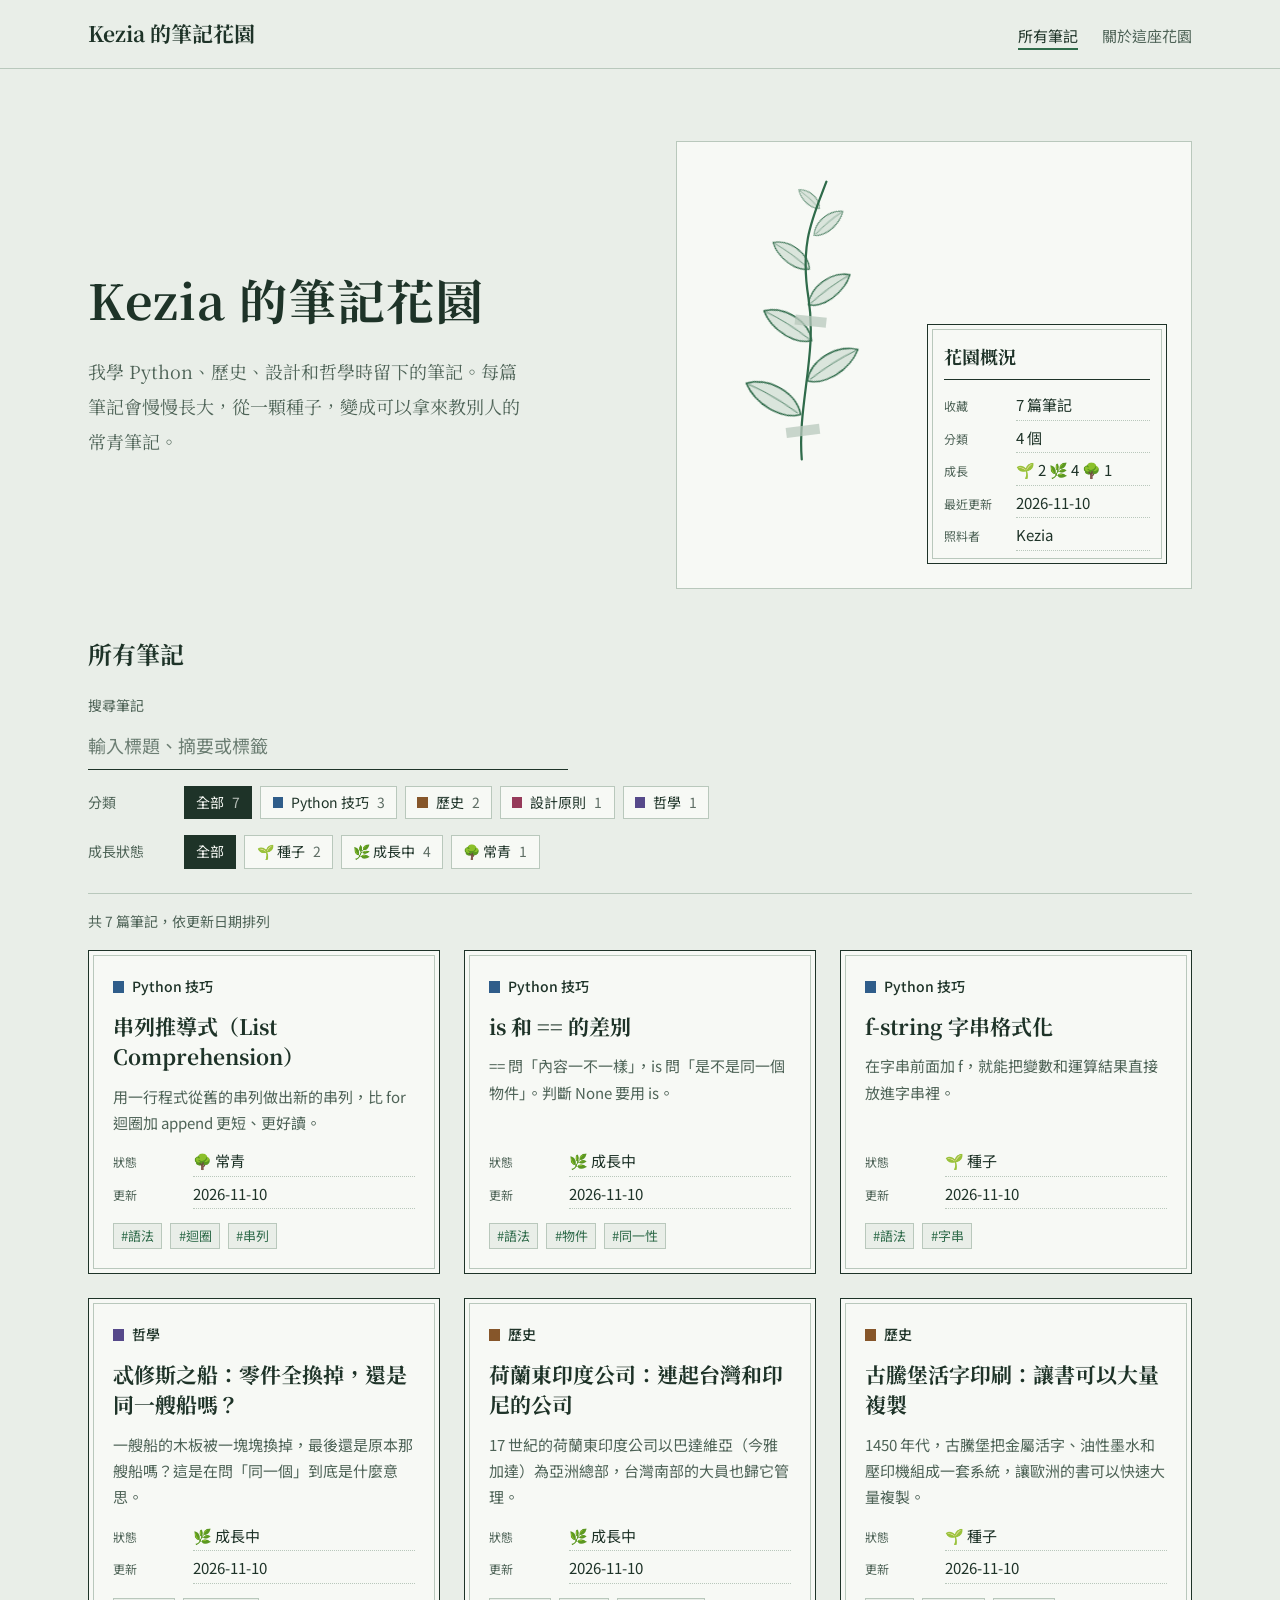
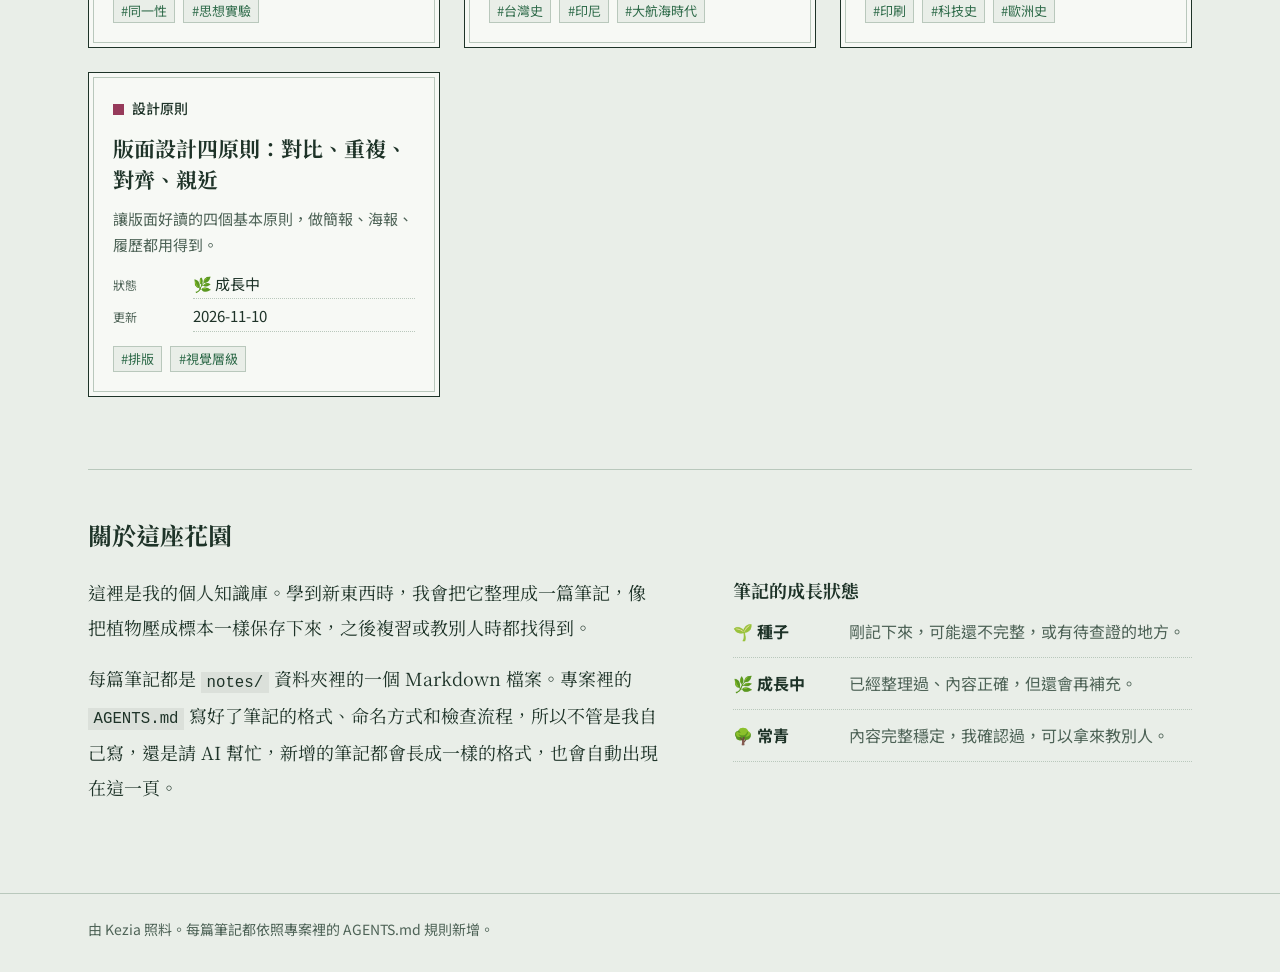
<file: index.html>
<!doctype html>
<html lang="zh-Hant-TW">
<head>
  <meta charset="utf-8">
  <meta name="viewport" content="width=device-width, initial-scale=1">
  <title>Kezia 的筆記花園</title>
  <meta name="description" content="我學 Python、歷史、設計和哲學時留下的筆記。">
  <link rel="preconnect" href="https://fonts.googleapis.com">
  <link rel="preconnect" href="https://fonts.gstatic.com" crossorigin>
  <link rel="stylesheet" href="https://fonts.googleapis.com/css2?family=Noto+Sans+TC:wght@400;500;700&family=Noto+Serif+TC:wght@400;600;700&display=swap">
  <link rel="stylesheet" href="assets/css/style.css">
  <link rel="icon" href="data:image/svg+xml,%3Csvg xmlns='http://www.w3.org/2000/svg' viewBox='0 0 100 100'%3E%3Ctext y='.9em' font-size='90'%3E%F0%9F%8C%BF%3C/text%3E%3C/svg%3E">
</head>
<body>
  <a class="skip-link" href="#main">跳到主要內容</a>
  <header id="site-header" class="site-header"></header>

  <main id="main" class="wrap">
    <!-- 首頁主視覺：一張植物標本紙，右下角貼著「花園概況」標籤 -->
    <section class="hero">
      <div class="hero-text">
        <h1 id="site-title">Kezia 的筆記花園</h1>
        <p id="site-description" class="hero-lede"></p>
      </div>
      <figure class="herbarium" aria-label="植物標本紙">
        <svg class="sprig" viewBox="0 0 200 270" aria-hidden="true" focusable="false">
          <path class="stem" d="M98 262 C 94 214, 112 168, 104 118 S 108 46, 120 14" />
          <g class="leaves">
            <g transform="translate(97 222) rotate(28) scale(-1 1)"><path class="leaf" d="M0 0 C12 -15 40 -17 56 -2 C40 11 12 12 0 0 Z"/><path class="vein" d="M3 0 Q 30 -4 54 -2"/></g>
            <g transform="translate(103 192) rotate(-30) scale(0.95)"><path class="leaf" d="M0 0 C12 -15 40 -17 56 -2 C40 11 12 12 0 0 Z"/><path class="vein" d="M3 0 Q 30 -4 54 -2"/></g>
            <g transform="translate(107 156) rotate(30) scale(-0.9 0.9)"><path class="leaf" d="M0 0 C12 -15 40 -17 56 -2 C40 11 12 12 0 0 Z"/><path class="vein" d="M3 0 Q 30 -4 54 -2"/></g>
            <g transform="translate(104 124) rotate(-34) scale(0.82)"><path class="leaf" d="M0 0 C12 -15 40 -17 56 -2 C40 11 12 12 0 0 Z"/><path class="vein" d="M3 0 Q 30 -4 54 -2"/></g>
            <g transform="translate(105 92) rotate(34) scale(-0.72 0.72)"><path class="leaf" d="M0 0 C12 -15 40 -17 56 -2 C40 11 12 12 0 0 Z"/><path class="vein" d="M3 0 Q 30 -4 54 -2"/></g>
            <g transform="translate(109 62) rotate(-38) scale(0.6)"><path class="leaf" d="M0 0 C12 -15 40 -17 56 -2 C40 11 12 12 0 0 Z"/><path class="vein" d="M3 0 Q 30 -4 54 -2"/></g>
            <g transform="translate(114 38) rotate(40) scale(-0.45 0.45)"><path class="leaf" d="M0 0 C12 -15 40 -17 56 -2 C40 11 12 12 0 0 Z"/><path class="vein" d="M3 0 Q 30 -4 54 -2"/></g>
          </g>
          <rect class="tape" x="84" y="232" width="30" height="9" transform="rotate(-7 99 236)" />
          <rect class="tape" x="92" y="134" width="28" height="9" transform="rotate(6 106 138)" />
        </svg>
        <aside class="specimen-label hero-label" id="garden-census" aria-label="花園概況"></aside>
      </figure>
    </section>

    <section class="browser" aria-labelledby="browse-heading">
      <h2 id="browse-heading" class="section-title">所有筆記</h2>

      <form class="filters" id="filters" role="search">
        <div class="field">
          <label for="q">搜尋筆記</label>
          <input id="q" name="q" type="search" placeholder="輸入標題、摘要或標籤" autocomplete="off">
        </div>
        <div class="filter-row">
          <span class="filter-name" id="cat-label">分類</span>
          <div class="chips" id="cat-filter" role="radiogroup" aria-labelledby="cat-label"></div>
        </div>
        <div class="filter-row">
          <span class="filter-name" id="status-label">成長狀態</span>
          <div class="chips" id="status-filter" role="radiogroup" aria-labelledby="status-label"></div>
        </div>
        <div class="filter-row" id="tag-row" hidden>
          <span class="filter-name">標籤</span>
          <div class="chips" id="tag-filter"></div>
        </div>
      </form>

      <p class="result-count" id="result-count" aria-live="polite"></p>
      <ul class="note-grid" id="note-grid"></ul>
      <div class="empty" id="empty" hidden>
        <p>沒有符合條件的筆記。換個關鍵字，或清除篩選看看全部筆記。</p>
        <button type="button" class="button" id="clear-filters">清除篩選</button>
      </div>
    </section>

    <section class="about" id="about" aria-labelledby="about-heading">
      <h2 id="about-heading" class="section-title">關於這座花園</h2>
      <div class="about-grid">
        <div class="about-text">
          <p>這裡是我的個人知識庫。學到新東西時，我會把它整理成一篇筆記，像把植物壓成標本一樣保存下來，之後複習或教別人時都找得到。</p>
          <p>每篇筆記都是 <code>notes/</code> 資料夾裡的一個 Markdown 檔案。專案裡的 <code>AGENTS.md</code> 寫好了筆記的格式、命名方式和檢查流程，所以不管是我自己寫，還是請 AI 幫忙，新增的筆記都會長成一樣的格式，也會自動出現在這一頁。</p>
        </div>
        <div class="about-statuses">
          <h3>筆記的成長狀態</h3>
          <dl class="status-list" id="status-list"></dl>
        </div>
      </div>
    </section>
  </main>

  <footer id="site-footer" class="site-footer"></footer>

  <noscript><p class="wrap noscript">這個網站需要開啟 JavaScript 才能顯示筆記。</p></noscript>
  <script src="assets/js/site.js"></script>
  <script src="assets/js/home.js"></script>
</body>
</html>
</file>
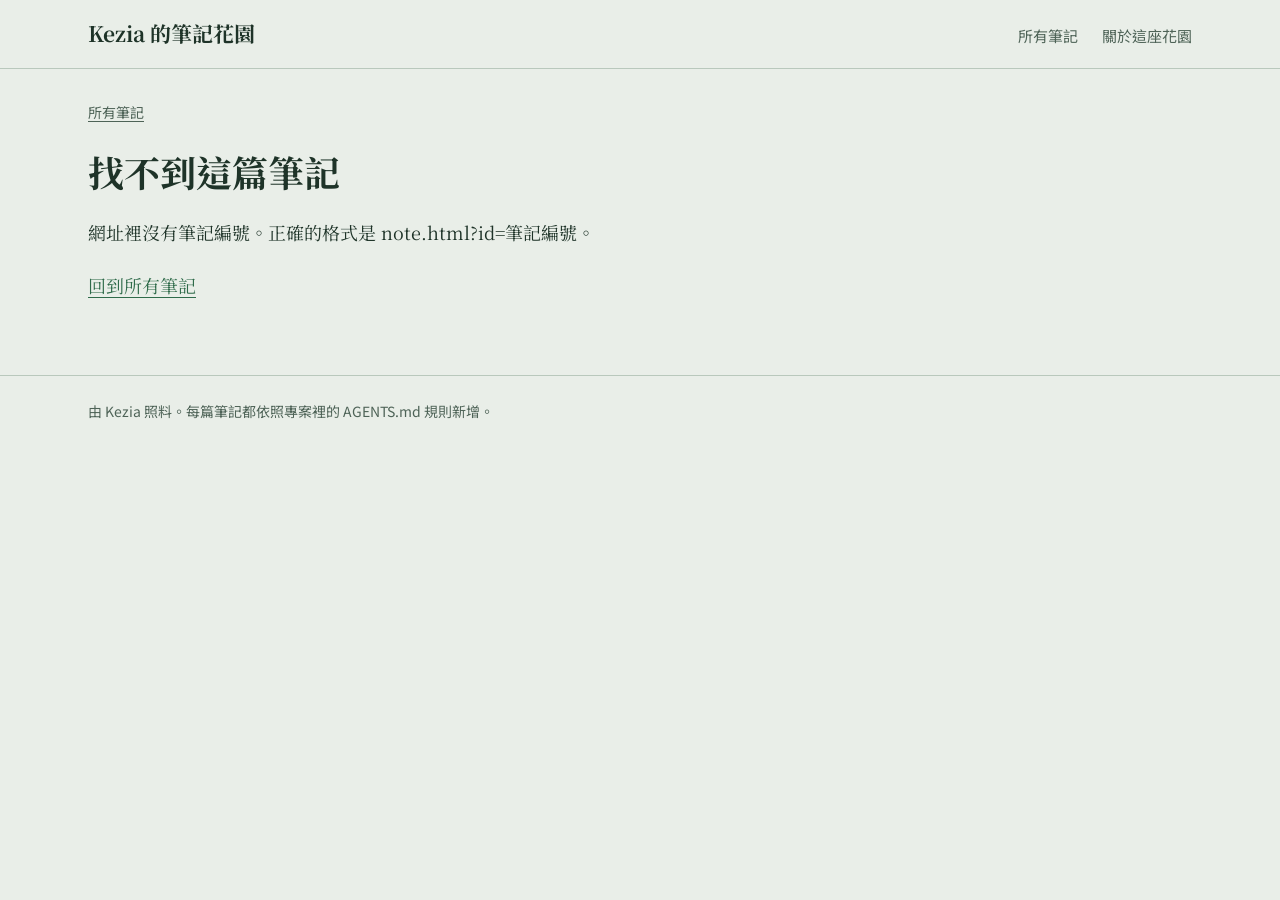
<file: note.html>
<!doctype html>
<html lang="zh-Hant-TW">
<head>
  <meta charset="utf-8">
  <meta name="viewport" content="width=device-width, initial-scale=1">
  <title>筆記｜Kezia 的筆記花園</title>
  <link rel="preconnect" href="https://fonts.googleapis.com">
  <link rel="preconnect" href="https://fonts.gstatic.com" crossorigin>
  <link rel="stylesheet" href="https://fonts.googleapis.com/css2?family=Noto+Sans+TC:wght@400;500;700&family=Noto+Serif+TC:wght@400;600;700&display=swap">
  <link rel="stylesheet" href="assets/css/style.css">
  <link rel="icon" href="data:image/svg+xml,%3Csvg xmlns='http://www.w3.org/2000/svg' viewBox='0 0 100 100'%3E%3Ctext y='.9em' font-size='90'%3E%F0%9F%8C%BF%3C/text%3E%3C/svg%3E">
</head>
<body>
  <a class="skip-link" href="#main">跳到主要內容</a>
  <header id="site-header" class="site-header"></header>

  <!-- 單篇筆記頁：note.html?id=<筆記ID>，內容來自 notes/<筆記ID>.md -->
  <main id="main" class="wrap note-page">
    <nav class="breadcrumb" id="breadcrumb" aria-label="目前位置"></nav>
    <div class="note-layout">
      <article class="note" id="note">
        <header class="specimen-label note-label" id="note-label" hidden></header>
        <div class="prose" id="note-body">
          <p class="loading">正在讀取筆記⋯</p>
        </div>
      </article>
      <aside class="note-aside" id="note-aside" aria-label="相關筆記"></aside>
    </div>
  </main>

  <footer id="site-footer" class="site-footer"></footer>

  <noscript><p class="wrap noscript">這個網站需要開啟 JavaScript 才能顯示筆記。</p></noscript>
  <script src="assets/vendor/marked.umd.js"></script>
  <script src="assets/js/site.js"></script>
  <script src="assets/js/note.js"></script>
</body>
</html>
</file>
<file: assets/css/style.css>
/* =========================================================
   Kezia 的筆記花園：全站唯一的樣式表
   規則（AGENTS.md 第 10、11 節）：
   - 顏色、字型、間距只能使用 :root 的變數
   - 新樣式寫在對應的區塊註解底下
   - 標本標籤直角、不加陰影；動畫要尊重 prefers-reduced-motion
   ========================================================= */

/* ---------- 1. 設計變數 ---------- */
:root {
  --paper: #E9EEE8;     /* 頁面背景：帶灰綠的紙 */
  --sheet: #F7F9F5;     /* 標本紙、標籤底色 */
  --ink: #1E3328;       /* 主要文字：深綠墨水 */
  --ink-soft: #4E6357;  /* 次要文字 */
  --rule: #B9C8BC;      /* 框線、分隔線 */
  --leaf: #2F6B4A;      /* 連結、按鈕、焦點框 */
  --alert: #9E3B2B;     /* 錯誤、找不到的連結 */
  --tint: color-mix(in srgb, var(--ink) 7%, transparent);

  --font-serif: "Noto Serif TC", "Noto Serif CJK TC", "Source Han Serif TC", "Songti TC", "PMingLiU", serif;
  --font-sans: "Noto Sans TC", "Noto Sans CJK TC", "PingFang TC", "Microsoft JhengHei", sans-serif;
  --font-mono: ui-monospace, "SFMono-Regular", "Cascadia Mono", Consolas, "Noto Sans Mono CJK TC", monospace;

  /* 字級：依《The Elements of Typographic Style》的傳統級數 12/14/16/18/21/24/36/48 */
  --step--2: 0.75rem;
  --step--1: 0.875rem;
  --step-0: 1rem;
  --step-1: 1.125rem;
  --step-2: 1.3125rem;
  --step-3: 1.5rem;
  --step-4: 2.25rem;
  --step-5: 3rem;

  --space-1: 0.25rem;
  --space-2: 0.5rem;
  --space-3: 0.75rem;
  --space-4: 1rem;
  --space-5: 1.5rem;
  --space-6: 2rem;
  --space-7: 3rem;
  --space-8: 4.5rem;

  --wrap: 72rem;
  --measure: 38em;
}

/* ---------- 2. 基本設定 ---------- */
*, *::before, *::after { box-sizing: border-box; }

html { -webkit-text-size-adjust: 100%; }

body {
  margin: 0;
  background: var(--paper);
  color: var(--ink);
  font-family: var(--font-sans);
  font-size: var(--step-0);
  line-height: 1.7;
}

img, svg { max-width: 100%; height: auto; }

a {
  color: var(--leaf);
  text-decoration-thickness: 1px;
  text-underline-offset: 0.22em;
}
a:hover { text-decoration-thickness: 2px; }

:focus-visible {
  outline: 2px solid var(--leaf);
  outline-offset: 3px;
}

code { font-family: var(--font-mono); font-size: 0.875em; }

.wrap {
  max-width: var(--wrap);
  margin: 0 auto;
  padding: 0 var(--space-5);
}

.skip-link {
  position: absolute;
  left: var(--space-4);
  top: -4rem;
  z-index: 10;
  padding: var(--space-2) var(--space-4);
  background: var(--ink);
  color: var(--sheet);
}
.skip-link:focus { top: var(--space-4); }

.visually-hidden {
  position: absolute !important;
  width: 1px; height: 1px;
  overflow: hidden;
  clip: rect(0 0 0 0);
  white-space: nowrap;
}

.noscript { padding: var(--space-6) var(--space-5); }

.button {
  font: inherit;
  font-size: var(--step--1);
  padding: var(--space-2) var(--space-4);
  border: 1px solid var(--ink);
  background: var(--ink);
  color: var(--sheet);
  cursor: pointer;
}
.button:hover { background: var(--leaf); border-color: var(--leaf); }

/* ---------- 3. 頁首、頁尾 ---------- */
.site-header { border-bottom: 1px solid var(--rule); }

.site-header-inner,
.site-footer-inner {
  max-width: var(--wrap);
  margin: 0 auto;
  padding: var(--space-4) var(--space-5);
  display: flex;
  flex-wrap: wrap;
  align-items: baseline;
  justify-content: space-between;
  gap: var(--space-2) var(--space-6);
}

.brand {
  font-family: var(--font-serif);
  font-weight: 700;
  font-size: var(--step-2);
  color: var(--ink);
  text-decoration: none;
}

.site-nav ul {
  list-style: none;
  display: flex;
  flex-wrap: wrap;
  gap: var(--space-2) var(--space-5);
  margin: 0;
  padding: 0;
}
.site-nav a {
  color: var(--ink-soft);
  font-size: 0.9375rem;
  text-decoration: none;
  padding-bottom: 2px;
}
.site-nav a:hover { color: var(--ink); text-decoration: underline; }
.site-nav a[aria-current="page"] {
  color: var(--ink);
  border-bottom: 2px solid var(--leaf);
}

.site-footer {
  margin-top: var(--space-8);
  border-top: 1px solid var(--rule);
}
.site-footer-inner {
  padding-top: var(--space-5);
  padding-bottom: var(--space-6);
  font-size: var(--step--1);
  color: var(--ink-soft);
}
.site-footer p { margin: 0; }

/* ---------- 4. 標本標籤（全站唯一顯眼的元素） ---------- */
.specimen-label {
  background: var(--sheet);
  border: 1px solid var(--ink);
  box-shadow: inset 0 0 0 4px var(--sheet), inset 0 0 0 5px var(--rule); /* 內框線，不是陰影 */
  padding: var(--space-5);
}

.label-head {
  font-family: var(--font-serif);
  font-weight: 700;
  font-size: var(--step-1);
  margin: 0 0 var(--space-3);
  padding-bottom: var(--space-2);
  border-bottom: 1px solid var(--ink);
}

/* 欄位：像標本標籤上要手寫填入的虛線格 */
.fields { margin: 0; display: grid; gap: var(--space-1); }
.fields > div {
  display: grid;
  grid-template-columns: 4.5em minmax(0, 1fr);
  align-items: baseline;
  gap: var(--space-2);
}
.fields dt { font-size: var(--step--2); color: var(--ink-soft); }
.fields dd {
  margin: 0;
  padding-bottom: 2px;
  border-bottom: 1px dotted var(--rule);
  font-size: 0.9375rem;
  min-width: 0;
}

/* 分類標記：分類色的小方塊加上分類名稱 */
.cat-mark {
  display: inline-flex;
  align-items: center;
  gap: var(--space-2);
  font-size: var(--step--1);
  font-weight: 500;
  color: var(--ink);
  text-decoration: none;
}
.cat-mark::before {
  content: "";
  flex: none;
  width: 0.7rem;
  height: 0.7rem;
  background: var(--cat, var(--ink));
}
a.cat-mark:hover { text-decoration: underline; }

.tag-list {
  list-style: none;
  display: flex;
  flex-wrap: wrap;
  gap: var(--space-2);
  margin: 0;
  padding: 0;
}
.tag {
  display: inline-block;
  padding: 0.05rem 0.45rem;
  border: 1px solid var(--rule);
  background: var(--paper);
  color: var(--leaf);
  font-size: 0.8125rem;
  text-decoration: none;
}
.tag:hover { border-color: var(--leaf); }

/* ---------- 5. 首頁主視覺 ---------- */
.hero {
  display: grid;
  gap: var(--space-6);
  padding: var(--space-7) 0;
  align-items: center;
}
@media (min-width: 52rem) {
  .hero {
    grid-template-columns: minmax(0, 1fr) minmax(24rem, 1fr);
    gap: var(--space-8);
    padding: var(--space-8) 0 var(--space-7);
  }
}

.hero h1 {
  font-family: var(--font-serif);
  font-weight: 700;
  font-size: clamp(var(--step-4), 1.4rem + 3vw, var(--step-5));
  line-height: 1.25;
  letter-spacing: 0.02em;
  margin: 0 0 var(--space-5);
}

.hero-lede {
  font-family: var(--font-serif);
  font-size: var(--step-1);
  line-height: 1.95;
  color: var(--ink-soft);
  max-width: 24em;
  margin: 0;
}

/* 植物標本紙：左邊是壓花，右下角貼著標籤 */
.herbarium {
  margin: 0;
  display: grid;
  grid-template-rows: 1fr auto;
  min-height: 28rem;
  padding: var(--space-5);
  background: var(--sheet);
  border: 1px solid var(--rule);
}
.sprig {
  grid-area: 1 / 1 / 3 / 2;
  align-self: start;
  justify-self: start;
  width: 52%;
  max-width: 14rem;
  margin-left: -2%;
  color: var(--leaf);
  overflow: visible;
}
.sprig .stem { fill: none; stroke: currentColor; stroke-width: 2; stroke-linecap: round; }
.sprig .leaf { fill: color-mix(in srgb, currentColor 14%, transparent); stroke: currentColor; stroke-width: 1.4; stroke-linejoin: round; }
.sprig .vein { fill: none; stroke: currentColor; stroke-width: 0.9; opacity: 0.7; }
.sprig .tape { fill: var(--rule); opacity: 0.75; }

.hero-label {
  grid-area: 2 / 1 / 3 / 2;
  justify-self: end;
  position: relative;
  width: min(62%, 15rem);
  padding: var(--space-4) var(--space-4) var(--space-3);
}
.hero-label .fields > div { grid-template-columns: 4em minmax(0, 1fr); }

@media (max-width: 30rem) {
  .herbarium { min-height: 24rem; padding: var(--space-4); }
  .sprig { width: 50%; }
  .hero-label { width: 64%; }
}

/* 唯一的開場動畫：壓花慢慢畫出來 */
@media (prefers-reduced-motion: no-preference) {
  .sprig .stem {
    stroke-dasharray: 320;
    stroke-dashoffset: 320;
    animation: draw 1.4s ease-out 0.2s forwards;
  }
  .sprig .leaves > g { opacity: 0; animation: appear 0.5s ease-out forwards; }
  .sprig .leaves > g:nth-child(1) { animation-delay: 0.5s; }
  .sprig .leaves > g:nth-child(2) { animation-delay: 0.65s; }
  .sprig .leaves > g:nth-child(3) { animation-delay: 0.8s; }
  .sprig .leaves > g:nth-child(4) { animation-delay: 0.95s; }
  .sprig .leaves > g:nth-child(5) { animation-delay: 1.1s; }
  .sprig .leaves > g:nth-child(6) { animation-delay: 1.25s; }
  .sprig .leaves > g:nth-child(7) { animation-delay: 1.4s; }
}
@keyframes draw { to { stroke-dashoffset: 0; } }
@keyframes appear { to { opacity: 1; } }

/* ---------- 6. 首頁：搜尋、篩選、筆記列表 ---------- */
.section-title {
  font-family: var(--font-serif);
  font-size: var(--step-3);
  font-weight: 700;
  line-height: 1.4;
  margin: 0 0 var(--space-5);
}

.filters {
  display: grid;
  gap: var(--space-4);
  padding-bottom: var(--space-5);
  margin-bottom: var(--space-4);
  border-bottom: 1px solid var(--rule);
}

.field label {
  display: block;
  font-size: var(--step--1);
  color: var(--ink-soft);
  margin-bottom: var(--space-1);
}
.field input {
  width: 100%;
  max-width: 30rem;
  padding: var(--space-2) 0;
  border: 0;
  border-bottom: 1px solid var(--ink);
  border-radius: 0;
  background: transparent;
  color: var(--ink);
  font: inherit;
  font-size: var(--step-1);
}
.field input::placeholder { color: var(--ink-soft); opacity: 0.8; }
.field input:focus-visible {
  outline: none;
  border-bottom-color: var(--leaf);
  box-shadow: 0 1px 0 0 var(--leaf);
}

.filter-row {
  display: grid;
  gap: var(--space-2);
  align-items: baseline;
}
@media (min-width: 40rem) {
  .filter-row { grid-template-columns: 5.5rem minmax(0, 1fr); }
}
.filter-row[hidden] { display: none; }
.filter-name { font-size: var(--step--1); color: var(--ink-soft); }

.chips { display: flex; flex-wrap: wrap; gap: var(--space-2); }

.chip {
  position: relative;
  display: inline-flex;
  align-items: center;
  gap: var(--space-2);
  padding: 0.25rem 0.7rem;
  border: 1px solid var(--rule);
  background: var(--sheet);
  color: var(--ink);
  font: inherit;
  font-size: var(--step--1);
  cursor: pointer;
}
.chip input {
  position: absolute;
  inset: 0;
  margin: 0;
  opacity: 0;
  cursor: pointer;
}
.chip:hover { border-color: var(--ink); }
.chip.is-checked {
  background: var(--ink);
  border-color: var(--ink);
  color: var(--sheet);
}
.chip:has(input:focus-visible) { outline: 2px solid var(--leaf); outline-offset: 2px; }
.chip .swatch { width: 0.65rem; height: 0.65rem; background: var(--cat); outline: 1px solid var(--sheet); }
.chip .count { opacity: 0.7; font-variant-numeric: tabular-nums; }

.result-count {
  font-size: var(--step--1);
  color: var(--ink-soft);
  margin: 0 0 var(--space-4);
}

.note-grid {
  list-style: none;
  margin: 0;
  padding: 0;
  display: grid;
  gap: var(--space-5);
  grid-template-columns: repeat(auto-fill, minmax(min(100%, 19rem), 1fr));
}

.note-card {
  position: relative;
  display: flex;
  flex-direction: column;
  gap: var(--space-3);
}
.note-card-title {
  font-family: var(--font-serif);
  font-size: var(--step-2);
  font-weight: 700;
  line-height: 1.45;
  margin: 0;
}
.note-card-title a { color: var(--ink); text-decoration: none; }
.note-card-title a::after { content: ""; position: absolute; inset: 0; } /* 整張卡片都可以點 */
.note-card-title a:focus-visible { outline: none; }
.note-card:has(.note-card-title a:focus-visible) { outline: 2px solid var(--leaf); outline-offset: 3px; }
.note-card:hover .note-card-title a { text-decoration: underline; text-decoration-thickness: 1px; }
.note-card-summary {
  margin: 0;
  color: var(--ink-soft);
  font-size: 0.9375rem;
  line-height: 1.75;
}
.note-card .fields { margin-top: auto; }
.note-card .tag-list { position: relative; z-index: 1; } /* 標籤要在整卡連結上面，才點得到 */

.empty {
  padding: var(--space-6);
  border: 1px dashed var(--rule);
  background: var(--sheet);
}
.empty p { margin: 0 0 var(--space-4); }

/* ---------- 7. 首頁：關於 ---------- */
.about {
  margin-top: var(--space-8);
  padding-top: var(--space-7);
  border-top: 1px solid var(--rule);
}
.about-grid { display: grid; gap: var(--space-6); }
@media (min-width: 52rem) {
  .about-grid { grid-template-columns: minmax(0, 1.25fr) minmax(0, 1fr); gap: var(--space-8); }
}
.about-text p {
  font-family: var(--font-serif);
  font-size: var(--step-1);
  line-height: 1.95;
  max-width: var(--measure);
  margin: 0 0 var(--space-4);
}
.about-text code, .prose code {
  background: var(--tint);
  padding: 0.1em 0.35em;
}
.about-statuses h3 {
  font-family: var(--font-serif);
  font-size: var(--step-1);
  margin: 0 0 var(--space-3);
}
.status-list { margin: 0; display: grid; gap: var(--space-3); }
.status-list > div {
  display: grid;
  grid-template-columns: 6.5em minmax(0, 1fr);
  gap: var(--space-3);
  padding-bottom: var(--space-3);
  border-bottom: 1px dotted var(--rule);
}
.status-list dt { font-weight: 700; }
.status-list dd { margin: 0; color: var(--ink-soft); }

/* ---------- 8. 筆記頁 ---------- */
.breadcrumb ol {
  list-style: none;
  display: flex;
  flex-wrap: wrap;
  gap: var(--space-2);
  margin: var(--space-6) 0 var(--space-5);
  padding: 0;
  font-size: var(--step--1);
  color: var(--ink-soft);
}
.breadcrumb li + li::before {
  content: "/";
  margin-right: var(--space-2);
  color: var(--rule);
}
.breadcrumb a { color: var(--ink-soft); }

.note-layout { display: grid; grid-template-columns: minmax(0, 1fr); gap: var(--space-7); }
.note-layout > * { min-width: 0; } /* 讓長程式碼在區塊內捲動，不要撐開整頁 */
@media (min-width: 64rem) {
  .note-layout {
    grid-template-columns: minmax(0, 44rem) 17rem;
    justify-content: space-between;
  }
  .note-aside { position: sticky; top: var(--space-5); align-self: start; }
}

.note-label { margin-bottom: var(--space-7); }
.label-top {
  display: flex;
  flex-wrap: wrap;
  justify-content: space-between;
  gap: var(--space-2) var(--space-4);
  font-size: var(--step--1);
  color: var(--ink-soft);
  padding-bottom: var(--space-2);
  border-bottom: 1px solid var(--ink);
}
.label-id code { font-size: 0.8125rem; }
.note-title {
  font-family: var(--font-serif);
  font-size: clamp(1.75rem, 1.3rem + 2vw, var(--step-4));
  font-weight: 700;
  line-height: 1.35;
  margin: var(--space-4) 0 var(--space-3);
}
.note-summary {
  font-family: var(--font-serif);
  font-size: var(--step-1);
  line-height: 1.8;
  color: var(--ink-soft);
  margin: 0 0 var(--space-5);
}
.fields-row {
  grid-template-columns: repeat(auto-fit, minmax(10rem, 1fr));
  column-gap: var(--space-5);
  margin-bottom: var(--space-4);
}
.fields-row > div { grid-template-columns: auto minmax(0, 1fr); }

/* 筆記正文 */
.prose {
  font-family: var(--font-serif);
  font-size: 1.0625rem;
  line-height: 1.95;
  max-width: var(--measure);
}
@media (min-width: 40rem) { .prose { font-size: var(--step-1); } }

.prose > * { margin-top: 0; margin-bottom: 0; }
.prose > * + * { margin-top: 1em; }
.prose h2 {
  font-size: var(--step-3);
  line-height: 1.4;
  margin-top: 2.2em;
  padding-top: var(--space-4);
  border-top: 1px solid var(--rule);
}
.prose > h2:first-child { margin-top: 0; padding-top: 0; border-top: 0; }
.prose h3 { font-size: var(--step-1); line-height: 1.5; margin-top: 1.6em; }
.prose h2 + *, .prose h3 + * { margin-top: 0.6em; }
.prose ul, .prose ol { padding-left: 1.5em; }
.prose li + li { margin-top: 0.35em; }
.prose li > ul, .prose li > ol { margin-top: 0.35em; }
.prose strong { font-weight: 700; }
.prose blockquote {
  margin-left: 0;
  margin-right: 0;
  padding-left: var(--space-4);
  border-left: 3px solid var(--leaf);
  color: var(--ink-soft);
}
.prose pre {
  margin-top: 1em;
  padding: var(--space-4) var(--space-5);
  overflow-x: auto;
  background: var(--ink);
  color: var(--sheet);
  font-size: 0.875rem;
  line-height: 1.65;
  tab-size: 4;
}
.prose pre code { background: none; padding: 0; font-size: inherit; color: inherit; }
.prose .table-wrap { overflow-x: auto; }
.prose table {
  width: 100%;
  border-collapse: collapse;
  font-family: var(--font-sans);
  font-size: 0.9375rem;
  line-height: 1.6;
}
.prose th, .prose td {
  padding: var(--space-2) var(--space-3);
  border-bottom: 1px solid var(--rule);
  text-align: left;
  vertical-align: top;
}
.prose th { border-bottom-color: var(--ink); font-weight: 700; }
.prose img { display: block; border: 1px solid var(--rule); }
.prose hr { border: 0; border-top: 1px solid var(--rule); margin: 2em 0; }

.wikilink { font-weight: 600; }
.wikilink.is-broken {
  color: var(--alert);
  text-decoration: underline dashed;
  text-underline-offset: 0.22em;
  cursor: help;
}

/* 側欄：反向連結、同分類筆記 */
.note-aside { font-size: 0.9375rem; }
.aside-block + .aside-block {
  margin-top: var(--space-6);
  padding-top: var(--space-5);
  border-top: 1px solid var(--rule);
}
.aside-block h2 {
  font-family: var(--font-serif);
  font-size: var(--step-1);
  margin: 0 0 var(--space-3);
}
.aside-list { list-style: none; margin: 0; padding: 0; display: grid; gap: var(--space-4); }
.aside-list a.aside-title {
  display: block;
  font-family: var(--font-serif);
  font-weight: 600;
  line-height: 1.5;
  color: var(--ink);
  text-decoration: none;
}
.aside-list a.aside-title:hover { text-decoration: underline; }
.aside-list .cat-mark { font-size: var(--step--2); color: var(--ink-soft); }
.aside-empty { margin: 0; color: var(--ink-soft); }

/* ---------- 9. 狀態訊息 ---------- */
.loading { color: var(--ink-soft); }
.notice {
  max-width: var(--measure);
  padding: var(--space-4) var(--space-5);
  border: 1px solid var(--alert);
  background: var(--sheet);
  font-family: var(--font-sans);
  font-size: var(--step-0);
}
.notice p { margin: 0 0 var(--space-2); }
.notice strong { color: var(--alert); }
.notice-detail { font-family: var(--font-mono); font-size: 0.8125rem; color: var(--ink-soft); }
</file>
